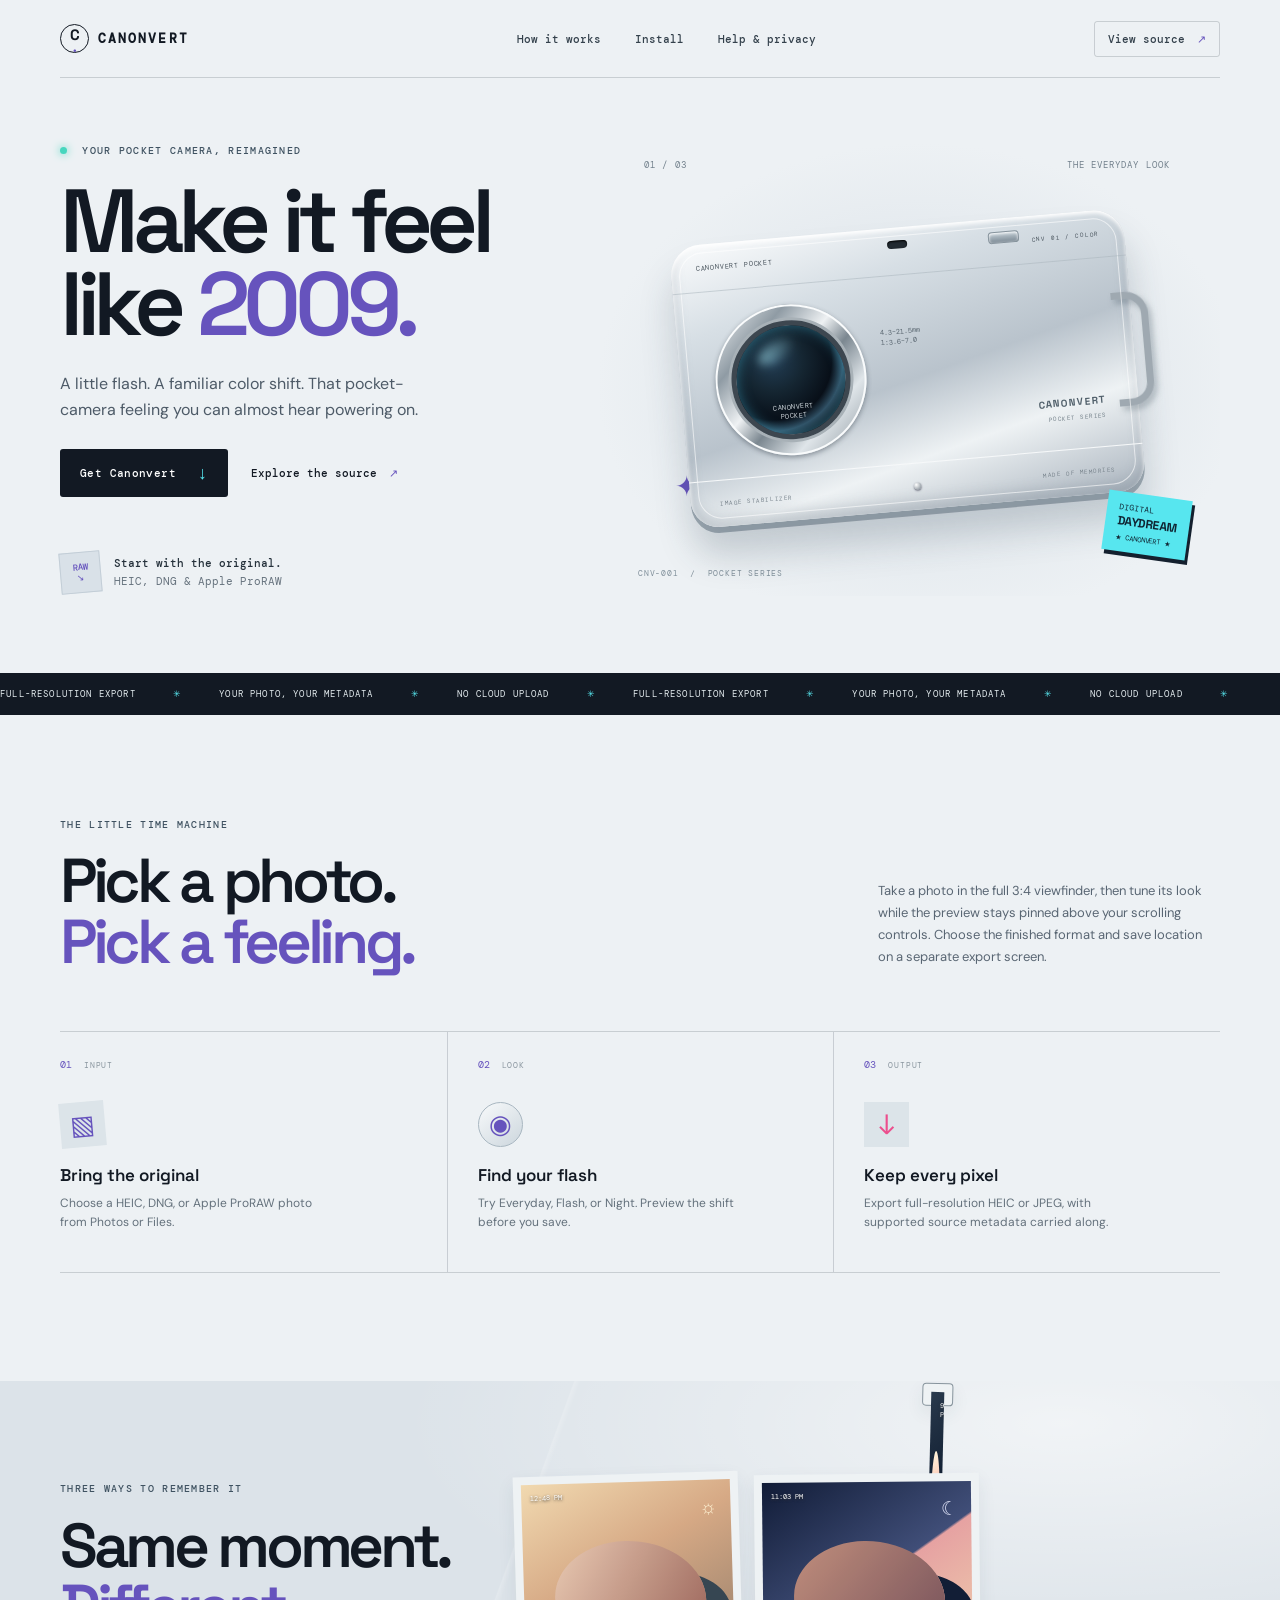
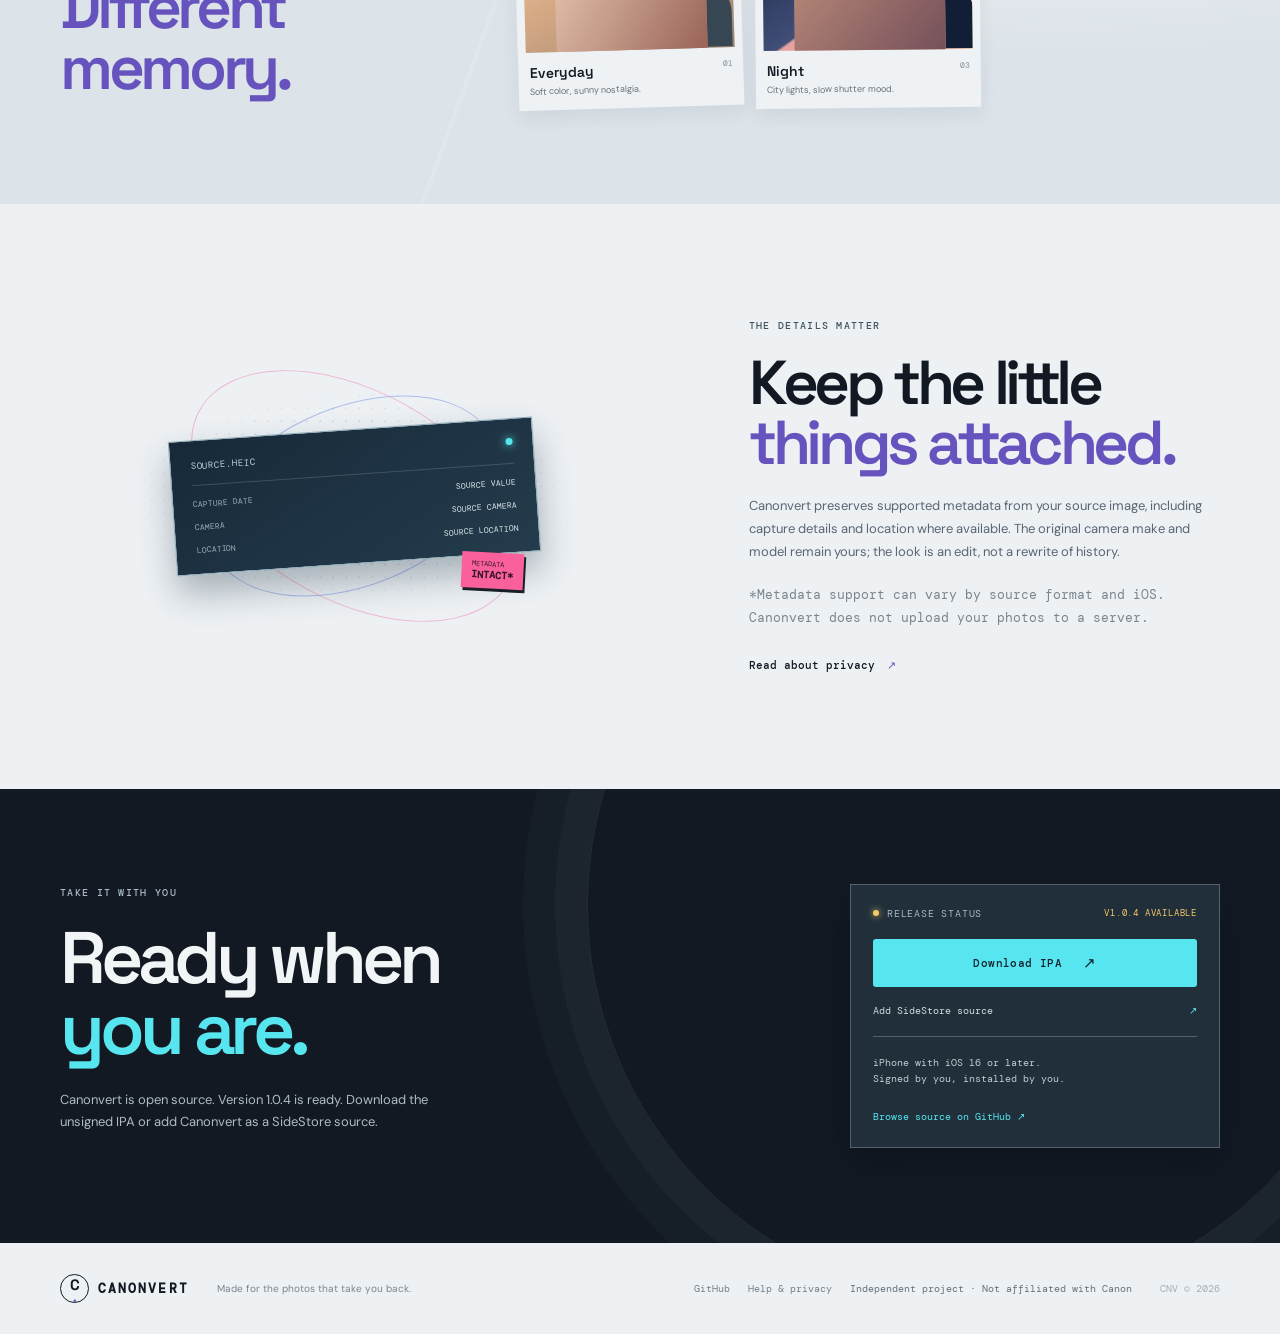
<file: docs/index.html>
<!doctype html>
<html lang="en">
<head>
  <meta charset="utf-8">
  <meta name="viewport" content="width=device-width, initial-scale=1">
  <meta name="theme-color" content="#dce4ed">
  <meta name="description" content="Canonvert gives your photos the color, flash, and pocket-camera character of a tiny early-2000s digital camera.">
  <meta property="og:type" content="website">
  <meta property="og:title" content="Canonvert - the pocket-camera feeling">
  <meta property="og:description" content="A native iPhone photo app for an ELPH 360 HS A-inspired look. Full resolution. Your photos stay yours.">
  <meta property="og:image" content="https://github.com/hesm4tt/Canonvert/raw/main/docs/assets/icon.png">
  <title>Canonvert - the pocket-camera feeling</title>
  <link rel="icon" href="assets/icon.png" type="image/png">
  <link rel="stylesheet" href="style.css">
</head>
<body>

  <a class="skip-link" href="#main-content">Skip to content</a>

  <header class="topbar wrap">
    <a class="brand" href="#top" aria-label="Canonvert home"><span class="brand-mark">C<span>•</span></span><span>CANONVERT</span></a>
    <nav aria-label="Main navigation"><a href="#how">How it works</a><a href="#install">Install</a><a href="help.html">Help & privacy</a></nav>
    <a class="top-cta" href="https://github.com/hesm4tt/Canonvert">View source <span aria-hidden="true">↗</span></a>
  </header>

  <main id="main-content">
    <section class="hero wrap" id="top">
      <div class="hero-copy">
        <p class="eyebrow"><span class="live-dot"></span> YOUR POCKET CAMERA, REIMAGINED</p>
        <h1>Make it feel<br>like <em>2009.</em></h1>
        <p class="lede">A little flash. A familiar color shift. That pocket-camera feeling you can almost hear powering on.</p>
        <div class="hero-actions"><a class="button button-dark" href="#install">Get Canonvert <span>↓</span></a><a class="text-link" href="https://github.com/hesm4tt/Canonvert">Explore the source <span>↗</span></a></div>
        <div class="format-note"><span class="format-icon">RAW<br>↘</span><span><strong>Start with the original.</strong><br>HEIC, DNG & Apple ProRAW</span></div>
      </div>
      <div class="camera-stage" role="img" aria-label="Illustration of a silver compact digital camera">
        <div class="stage-caption"><span>01 / 03</span><span>THE EVERYDAY LOOK</span></div>
        <div class="spark spark-a">✳</div><div class="spark spark-b">✦</div>
        <div class="camera">
          <div class="cam-top"><span class="cam-label">CANONVERT POCKET</span><span class="mic"></span><span class="flash"></span><span class="cam-label right">CNV 01 / COLOR</span></div>
          <div class="cam-face">
            <div class="lens-ring"><div class="lens"><div class="lens-glint"></div><span>CANONVERT<br>POCKET</span></div></div>
            <div class="lens-spec">4.3–21.5mm<br>1:3.6–7.0</div>
            <div class="cam-badge">CANONVERT<br><b>POCKET SERIES</b></div>
          </div>
          <div class="cam-bottom"><span>IMAGE STABILIZER</span><span class="cam-screw"></span><span>MADE OF MEMORIES</span></div>
          <div class="wrist-loop"></div>
        </div>
        <div class="stage-sticker">DIGITAL<br><b>DAYDREAM</b><span>★ CANONVERT ★</span></div>
        <div class="stage-index">CNV-001&nbsp; / &nbsp;POCKET SERIES</div>
      </div>
    </section>

    <section class="ticker" aria-label="Canonvert features"><p class="sr-only">Full-resolution export, supported source metadata, and on-device photo processing.</p><div class="ticker-track" aria-hidden="true">FULL-RESOLUTION EXPORT <i>✳</i> YOUR PHOTO, YOUR METADATA <i>✳</i> NO CLOUD UPLOAD <i>✳</i> FULL-RESOLUTION EXPORT <i>✳</i> YOUR PHOTO, YOUR METADATA <i>✳</i> NO CLOUD UPLOAD <i>✳</i></div></section>

    <section class="process wrap" id="how">
      <div class="section-heading"><div><p class="eyebrow">THE LITTLE TIME MACHINE</p><h2>Pick a photo.<br><em>Pick a feeling.</em></h2></div><p class="section-intro">Take a photo in the full 3:4 viewfinder, then tune its look while the preview stays pinned above your scrolling controls. Choose the finished format and save location on a separate export screen.</p></div>
      <div class="steps">
        <article class="step"><div class="step-num">01 <span>INPUT</span></div><div class="step-icon icon-file">▧</div><h3>Bring the original</h3><p>Choose a HEIC, DNG, or Apple ProRAW photo from Photos or Files.</p></article>
        <article class="step"><div class="step-num">02 <span>LOOK</span></div><div class="step-icon icon-dial">◉</div><h3>Find your flash</h3><p>Try Everyday, Flash, or Night. Preview the shift before you save.</p></article>
        <article class="step"><div class="step-num">03 <span>OUTPUT</span></div><div class="step-icon icon-save">↓</div><h3>Keep every pixel</h3><p>Export full-resolution HEIC or JPEG, with supported source metadata carried along.</p></article>
      </div>
    </section>

    <section class="looks-band">
      <div class="wrap looks-inner"><div><p class="eyebrow">THREE WAYS TO REMEMBER IT</p><h2>Same moment.<br><em>Different memory.</em></h2></div><div class="look-cards">
        <article class="look-card everyday"><div class="look-photo photo-one"><span class="photo-time">12:48 PM</span><span class="photo-sun">☼</span><span class="photo-shape"></span></div><div class="look-label"><span>01</span><h3>Everyday</h3><p>Soft color, sunny nostalgia.</p></div></article>
        <article class="look-card flash"><div class="look-photo photo-two"><span class="photo-time">9:16 PM</span><span class="flash-star">✳</span><span class="photo-shape"></span></div><div class="look-label"><span>02</span><h3>Flash</h3><p>Bright faces, late nights.</p></div></article>
        <article class="look-card night"><div class="look-photo photo-three"><span class="photo-time">11:03 PM</span><span class="night-moon">☾</span><span class="photo-shape"></span></div><div class="look-label"><span>03</span><h3>Night</h3><p>City lights, slow shutter mood.</p></div></article>
      </div></div>
    </section>

    <section class="preserve wrap"><div class="preserve-art"><div class="pixel-grid" aria-hidden="true"></div><div class="metadata-card"><div class="meta-head"><span>SOURCE.HEIC</span><span class="meta-dot"></span></div><div class="meta-line"><span>CAPTURE DATE</span><b>SOURCE VALUE</b></div><div class="meta-line"><span>CAMERA</span><b>SOURCE CAMERA</b></div><div class="meta-line"><span>LOCATION</span><b>SOURCE LOCATION</b></div><div class="meta-stamp">METADATA<br><strong>INTACT*</strong></div></div><span class="art-orbit orbit-1"></span><span class="art-orbit orbit-2"></span></div><div class="preserve-copy"><p class="eyebrow">THE DETAILS MATTER</p><h2>Keep the little<br><em>things attached.</em></h2><p>Canonvert preserves supported metadata from your source image, including capture details and location where available. The original camera make and model remain yours; the look is an edit, not a rewrite of history.</p><p class="fine">*Metadata support can vary by source format and iOS. Canonvert does not upload your photos to a server.</p><a class="text-link" href="help.html#privacy">Read about privacy <span>↗</span></a></div></section>

    <section class="install-section" id="install"><div class="wrap install-wrap"><div><p class="eyebrow">TAKE IT WITH YOU</p><h2>Ready when<br><em>you are.</em></h2><p class="install-intro">Canonvert is open source. Version 1.0.4 is ready. Download the unsigned IPA or add Canonvert as a SideStore source.</p></div><div class="install-card"><div class="release-state"><span class="state-dot"></span><span>RELEASE STATUS</span><b>V1.0.4 AVAILABLE</b></div><a class="button button-cyan" href="https://github.com/hesm4tt/Canonvert/releases/latest/download/Canonvert.ipa">Download IPA <span>↗</span></a><a class="store-link" href="https://github.com/hesm4tt/Canonvert/releases/latest/download/canonvert.json">Add SideStore source <span>↗</span></a><div class="install-divider"></div><p class="install-foot">iPhone with iOS 16 or later.<br>Signed by you, installed by you.</p><a class="source-inline" href="https://github.com/hesm4tt/Canonvert">Browse source on GitHub ↗</a></div></div></section>
  </main>
  <footer class="footer wrap"><a class="brand" href="#top"><span class="brand-mark">C<span>•</span></span><span>CANONVERT</span></a><p>Made for the photos that take you back.</p><div class="footer-links"><a href="https://github.com/hesm4tt/Canonvert">GitHub</a><a href="help.html">Help & privacy</a><span>Independent project · Not affiliated with Canon</span></div><span class="footer-code">CNV © 2026</span></footer>
</body>
</html>
</file>
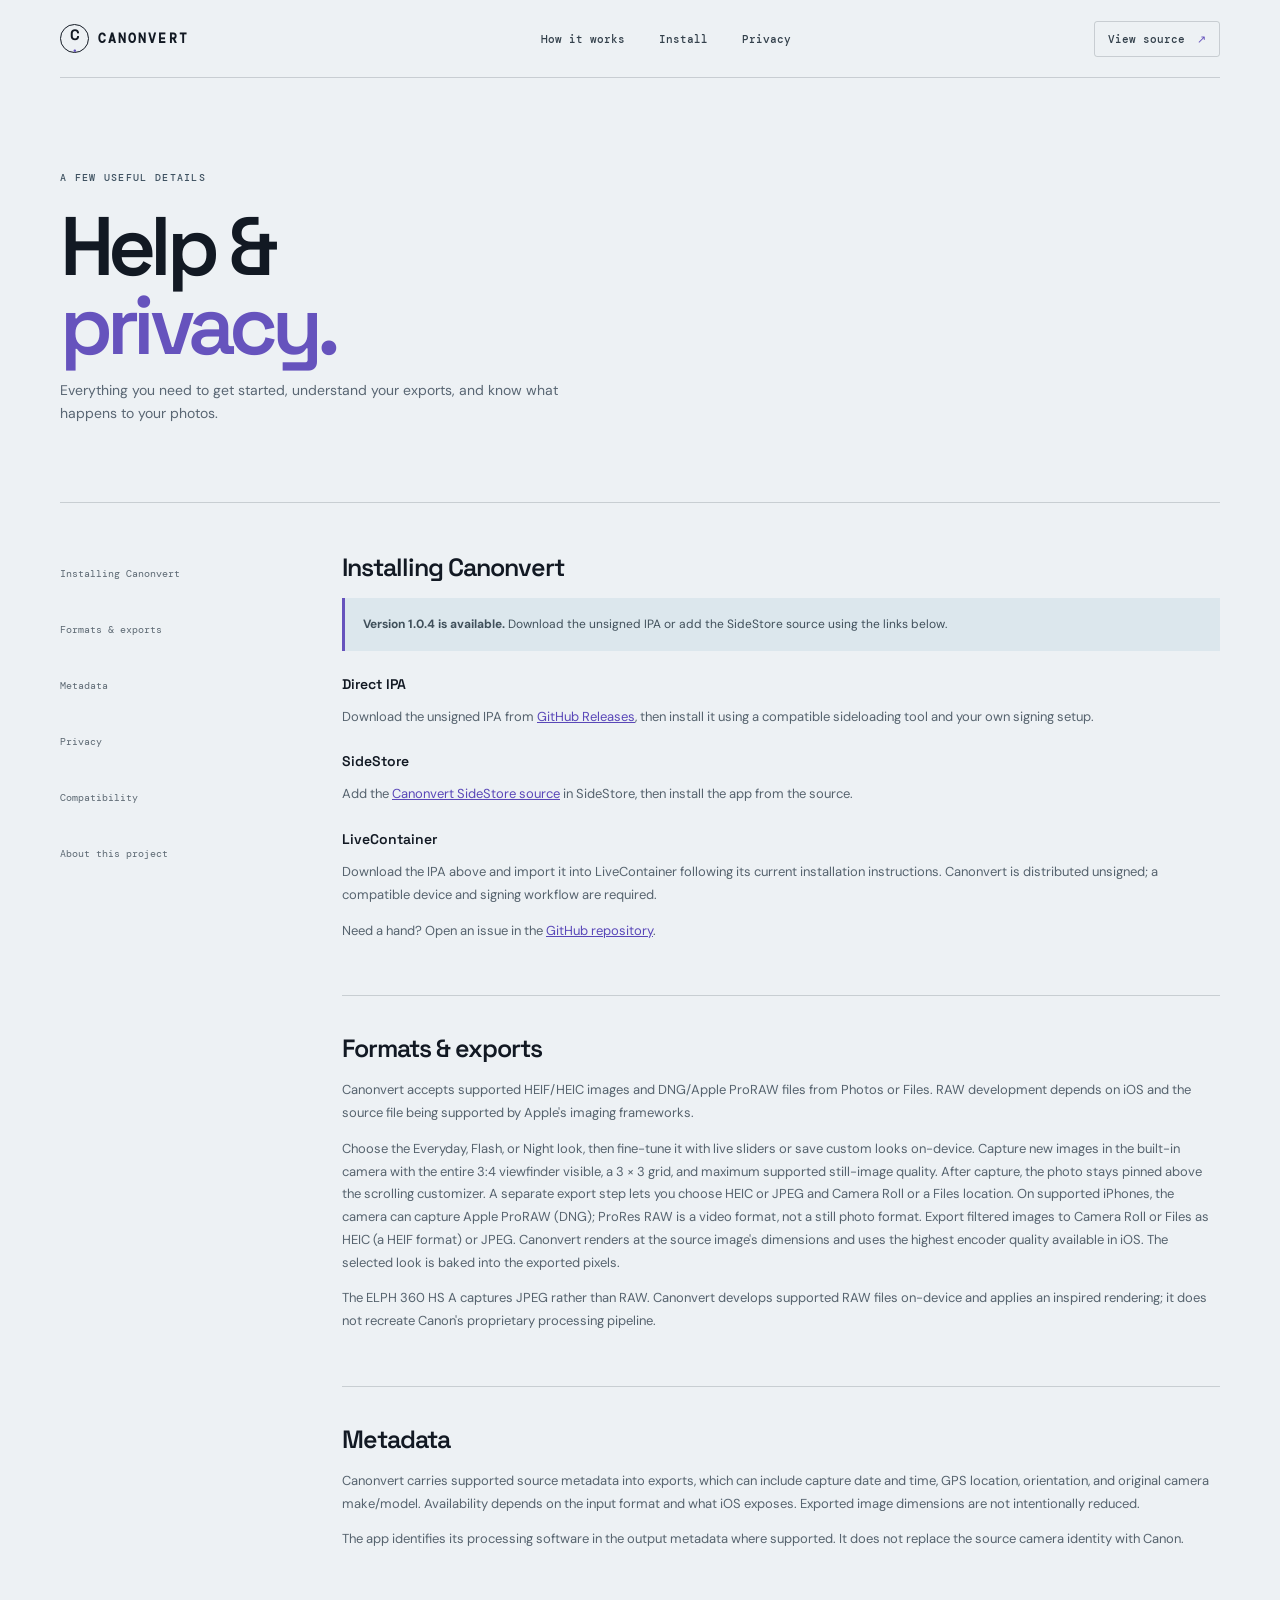
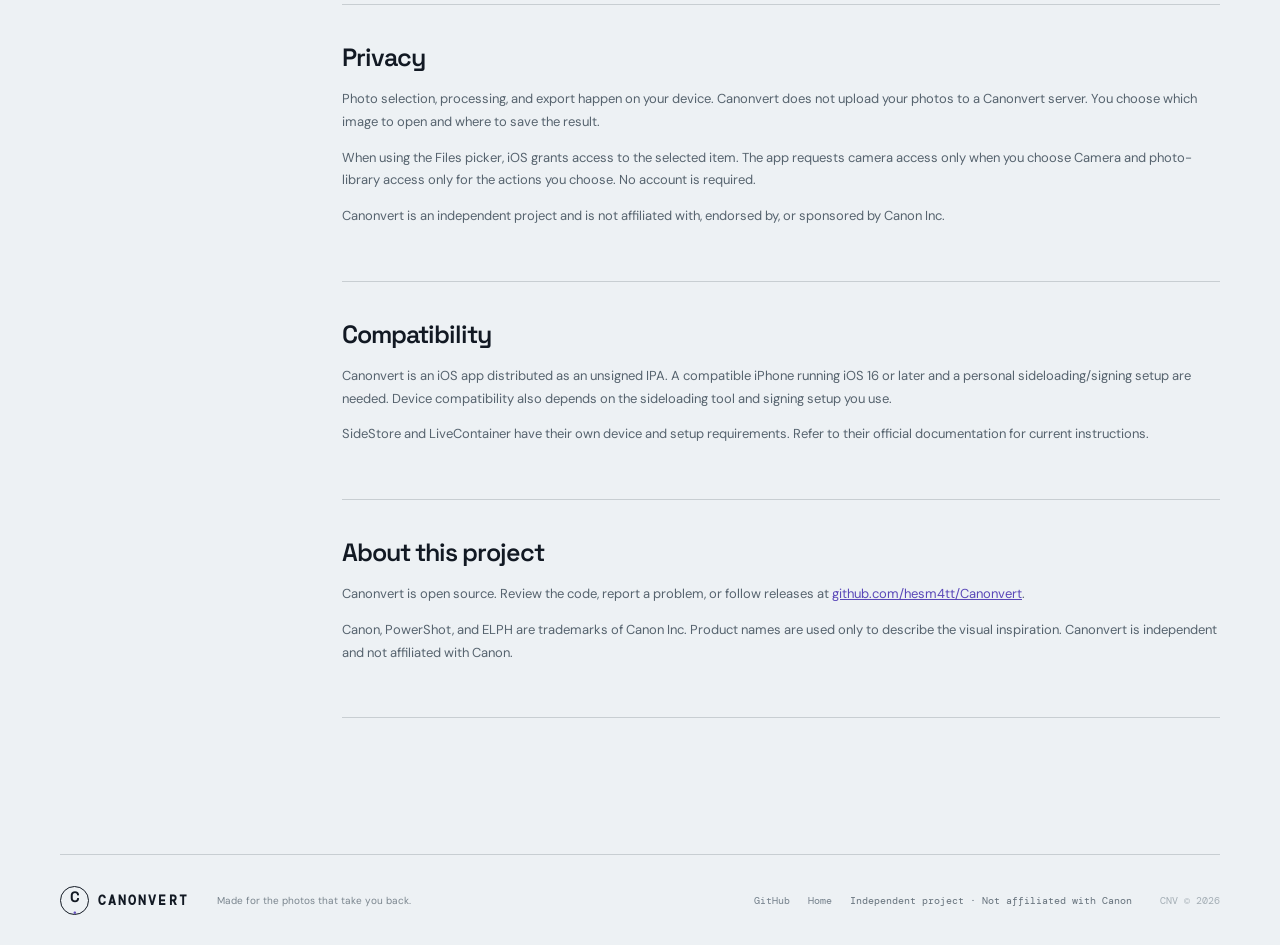
<file: docs/help.html>
<!doctype html>
<html lang="en">
<head>
  <meta charset="utf-8"><meta name="viewport" content="width=device-width, initial-scale=1"><meta name="theme-color" content="#dce4ed">
  <meta name="description" content="Canonvert install guidance, format support, metadata notes, and privacy details.">
  <meta property="og:title" content="Canonvert - help & privacy"><meta property="og:description" content="Install guidance and how Canonvert handles your photos."><meta property="og:image" content="https://github.com/hesm4tt/Canonvert/raw/main/docs/assets/icon.png">
  <title>Help & privacy - Canonvert</title><link rel="icon" href="assets/icon.png" type="image/png"><link rel="stylesheet" href="style.css">
</head>
<body>
  <a class="skip-link" href="#main-content">Skip to content</a>
  <header class="topbar wrap"><a class="brand" href="index.html" aria-label="Canonvert home"><span class="brand-mark">C<span>•</span></span><span>CANONVERT</span></a><nav aria-label="Main navigation"><a href="index.html#how">How it works</a><a href="index.html#install">Install</a><a href="#privacy">Privacy</a></nav><a class="top-cta" href="https://github.com/hesm4tt/Canonvert">View source <span aria-hidden="true">↗</span></a></header>
  <main class="wrap" id="main-content"><section class="help-hero"><p class="eyebrow">A FEW USEFUL DETAILS</p><h1>Help &<br><em>privacy.</em></h1><p>Everything you need to get started, understand your exports, and know what happens to your photos.</p></section>
    <div class="help-layout"><nav class="help-nav" aria-label="On this page"><a href="#install">Installing Canonvert</a><a href="#formats">Formats & exports</a><a href="#metadata">Metadata</a><a href="#privacy">Privacy</a><a href="#compatibility">Compatibility</a><a href="#about">About this project</a></nav>
      <div class="help-content">
        <section id="install"><h2>Installing Canonvert</h2><div class="callout"><strong>Version 1.0.4 is available.</strong> Download the unsigned IPA or add the SideStore source using the links below.</div><h3>Direct IPA</h3><p>Download the unsigned IPA from <a href="https://github.com/hesm4tt/Canonvert/releases/latest/download/Canonvert.ipa">GitHub Releases</a>, then install it using a compatible sideloading tool and your own signing setup.</p><h3>SideStore</h3><p>Add the <a href="https://github.com/hesm4tt/Canonvert/releases/latest/download/canonvert.json">Canonvert SideStore source</a> in SideStore, then install the app from the source.</p><h3>LiveContainer</h3><p>Download the IPA above and import it into LiveContainer following its current installation instructions. Canonvert is distributed unsigned; a compatible device and signing workflow are required.</p><p>Need a hand? Open an issue in the <a href="https://github.com/hesm4tt/Canonvert/issues">GitHub repository</a>.</p></section>
        <section id="formats"><h2>Formats & exports</h2><p>Canonvert accepts supported HEIF/HEIC images and DNG/Apple ProRAW files from Photos or Files. RAW development depends on iOS and the source file being supported by Apple's imaging frameworks.</p><p>Choose the Everyday, Flash, or Night look, then fine-tune it with live sliders or save custom looks on-device. Capture new images in the built-in camera with the entire 3:4 viewfinder visible, a 3 × 3 grid, and maximum supported still-image quality. After capture, the photo stays pinned above the scrolling customizer. A separate export step lets you choose HEIC or JPEG and Camera Roll or a Files location. On supported iPhones, the camera can capture Apple ProRAW (DNG); ProRes RAW is a video format, not a still photo format. Export filtered images to Camera Roll or Files as HEIC (a HEIF format) or JPEG. Canonvert renders at the source image's dimensions and uses the highest encoder quality available in iOS. The selected look is baked into the exported pixels.</p><p>The ELPH 360 HS A captures JPEG rather than RAW. Canonvert develops supported RAW files on-device and applies an inspired rendering; it does not recreate Canon's proprietary processing pipeline.</p></section>
        <section id="metadata"><h2>Metadata</h2><p>Canonvert carries supported source metadata into exports, which can include capture date and time, GPS location, orientation, and original camera make/model. Availability depends on the input format and what iOS exposes. Exported image dimensions are not intentionally reduced.</p><p>The app identifies its processing software in the output metadata where supported. It does not replace the source camera identity with Canon.</p></section>
        <section id="privacy"><h2>Privacy</h2><p>Photo selection, processing, and export happen on your device. Canonvert does not upload your photos to a Canonvert server. You choose which image to open and where to save the result.</p><p>When using the Files picker, iOS grants access to the selected item. The app requests camera access only when you choose Camera and photo-library access only for the actions you choose. No account is required.</p><p>Canonvert is an independent project and is not affiliated with, endorsed by, or sponsored by Canon Inc.</p></section>
        <section id="compatibility"><h2>Compatibility</h2><p>Canonvert is an iOS app distributed as an unsigned IPA. A compatible iPhone running iOS 16 or later and a personal sideloading/signing setup are needed. Device compatibility also depends on the sideloading tool and signing setup you use.</p><p>SideStore and LiveContainer have their own device and setup requirements. Refer to their official documentation for current instructions.</p></section>
        <section id="about"><h2>About this project</h2><p>Canonvert is open source. Review the code, report a problem, or follow releases at <a href="https://github.com/hesm4tt/Canonvert">github.com/hesm4tt/Canonvert</a>.</p><p>Canon, PowerShot, and ELPH are trademarks of Canon Inc. Product names are used only to describe the visual inspiration. Canonvert is independent and not affiliated with Canon.</p></section>
      </div>
    </div>
  </main><footer class="footer help-footer wrap"><a class="brand" href="index.html"><span class="brand-mark">C<span>•</span></span><span>CANONVERT</span></a><p>Made for the photos that take you back.</p><div class="footer-links"><a href="https://github.com/hesm4tt/Canonvert">GitHub</a><a href="index.html">Home</a><span>Independent project · Not affiliated with Canon</span></div><span class="footer-code">CNV © 2026</span></footer>
</body></html>
</file>
<file: docs/style.css>
@import url('https://fonts.googleapis.com/css2?family=DM+Mono:wght@400;500&family=DM+Sans:wght@400;500;600;700;800&family=Space+Grotesk:wght@400;500;600;700&display=swap');
:root{--ink:#121923;--muted:#596673;--paper:#edf1f4;--silver:#d9e0e6;--cyan:#57e6ef;--blue:#6653bd;--pink:#fa619c;--line:rgba(20,32,45,.17);--mono:'DM Mono',monospace;--display:'Space Grotesk',sans-serif;--body:'DM Sans',sans-serif}*{box-sizing:border-box}html{scroll-behavior:smooth}body{margin:0;background:var(--paper);color:var(--ink);font-family:var(--body);overflow-x:hidden}.wrap{width:min(1160px,calc(100% - 56px));margin:0 auto}.topbar{height:78px;display:flex;align-items:center;justify-content:space-between;border-bottom:1px solid var(--line);position:relative;z-index:2}.brand{display:flex;align-items:center;gap:9px;text-decoration:none;color:var(--ink);font:700 13px var(--mono);letter-spacing:.16em}.brand-mark{height:29px;width:29px;display:grid;place-items:center;border:1.5px solid var(--ink);border-radius:50%;font:700 15px var(--display);letter-spacing:-.1em}.brand-mark span{color:var(--blue);font-size:9px}.topbar nav{display:flex;gap:34px;margin-left:50px}.topbar nav a,.top-cta{font:500 11px var(--mono);color:#34414c;text-decoration:none}.topbar nav a:hover,.text-link:hover,.footer a:hover{color:var(--blue)}.top-cta{border:1px solid var(--line);border-radius:3px;padding:10px 13px}.top-cta span,.text-link span{color:var(--blue);margin-left:5px}.hero{display:grid;grid-template-columns:.9fr 1.1fr;min-height:595px;align-items:center;padding:44px 0 58px;gap:22px}.eyebrow{font:500 10px var(--mono);letter-spacing:.13em;color:#3f5261;margin:0 0 23px}.live-dot,.state-dot{display:inline-block;width:7px;height:7px;border-radius:50%;background:#46d6be;margin-right:8px;box-shadow:0 0 8px #46d6be}.hero h1,.section-heading h2,.looks-inner h2,.preserve h2,.install-wrap h2{font:600 clamp(56px,7vw,92px)/.92 var(--display);letter-spacing:-.07em;margin:0}.hero h1 em,.section-heading h2 em,.looks-inner h2 em,.preserve h2 em,.install-wrap h2 em{font-style:normal;color:var(--blue)}.lede{font-size:16px;line-height:1.65;max-width:385px;color:#4d5a67;margin:26px 0 25px}.hero-actions{display:flex;align-items:center;gap:23px}.button{min-height:48px;padding:0 20px;display:inline-flex;align-items:center;justify-content:center;gap:21px;border-radius:3px;text-decoration:none;font:500 11px var(--mono);letter-spacing:.035em;transition:transform .2s,box-shadow .2s}.button:hover{transform:translateY(-2px);box-shadow:0 8px 20px #17346322}.button-dark{background:var(--ink);color:#fff}.button-dark span{color:var(--cyan);font-size:18px}.text-link{font:500 11px var(--mono);color:var(--ink);text-decoration:none}.format-note{display:flex;align-items:center;gap:13px;margin-top:55px;font:11px/1.65 var(--mono);color:#67737e}.format-note strong{color:#25313b;font-weight:500}.format-icon{width:41px;height:41px;display:grid;place-content:center;text-align:center;background:#d9e1e8;border:1px solid #c3ced7;color:var(--blue);font:500 9px/1.15 var(--mono);transform:rotate(-5deg)}.camera-stage{min-height:455px;position:relative;display:flex;align-items:center;justify-content:center;background:radial-gradient(ellipse at 52% 54%,#fff 0,#e2e8ed 34%,transparent 70%)}.stage-caption{position:absolute;left:8%;right:8%;top:4%;display:flex;justify-content:space-between;color:#72808c;font:9px var(--mono);letter-spacing:.12em}.camera{position:relative;width:min(455px,86%);height:283px;border-radius:31px 31px 28px 28px;background:linear-gradient(165deg,#fbfcfd 0%,#d7dfe5 24%,#b9c3cc 53%,#eef2f4 73%,#aab4be 100%);box-shadow:inset 0 3px 4px #fff, inset 0 -8px 14px #74818d55,0 29px 35px #32435435,0 6px 0 #a2adb6;transform:rotate(-5deg);z-index:1}.camera:before{content:'';position:absolute;inset:8px;border-radius:24px;border:1px solid #ffffff99;pointer-events:none}.cam-top{height:47px;display:flex;align-items:center;padding:0 25px;gap:13px;color:#49545d;font:7px var(--mono);letter-spacing:.12em}.cam-label.right{margin-left:auto;font-size:6px}.mic{width:20px;height:8px;border-radius:8px;background:#222a31;box-shadow:inset 0 1px 2px #000;position:absolute;top:13px;left:48%}.flash{position:absolute;right:23%;top:13px;width:31px;height:12px;border-radius:4px;background:linear-gradient(#c5d0d7,#7b8994);border:1px solid #87949d;box-shadow:inset 0 1px 3px #fff}.cam-face{height:190px;position:relative;border-top:1px solid #aab4bc88;border-bottom:1px solid #f7f9fa;display:flex;align-items:center}.lens-ring{width:151px;height:151px;border-radius:50%;margin-left:35px;display:grid;place-items:center;background:linear-gradient(135deg,#f6f8f9,#8f9ba4 25%,#eef1f3 44%,#7b8790 57%,#dfe5e9 75%,#89949c);box-shadow:0 2px 5px #36404a77,inset 0 0 0 2px #f9fbfc}.lens{width:119px;height:119px;border-radius:50%;background:radial-gradient(circle at 35% 32%,#223d54 0%,#152632 29%,#080f18 57%,#304e62 68%,#111a23 76%,#070b11 100%);border:5px solid #3d4750;box-shadow:0 0 0 3px #a8b1b7,inset 0 0 14px #4dc8ec77;position:relative;display:flex;align-items:flex-end;justify-content:center;color:#cbd3d8;text-align:center;padding-bottom:13px;font:7px/1.3 var(--mono);letter-spacing:.08em}.lens-glint{position:absolute;top:16px;left:22px;width:40px;height:18px;background:linear-gradient(120deg,#a8e8f2aa,transparent);filter:blur(5px);transform:rotate(-28deg);border-radius:50%}.lens-spec{position:absolute;left:203px;top:51px;color:#596670;font:7px/1.45 var(--mono)}.cam-badge{position:absolute;right:33px;bottom:25px;text-align:right;color:#51606b;font:700 10px/1.4 var(--display);letter-spacing:.11em}.cam-badge b{font:6px var(--mono);letter-spacing:.08em;color:#74818a}.cam-bottom{height:45px;display:flex;justify-content:space-between;align-items:center;padding:0 29px;color:#7a858e;font:6px var(--mono);letter-spacing:.09em}.cam-screw{width:7px;height:7px;border-radius:50%;background:radial-gradient(circle at 30% 30%,#fff,#78838c);box-shadow:0 1px 2px #556}.wrist-loop{position:absolute;right:-17px;top:84px;width:36px;height:114px;border:7px solid #9fa9b1;border-left:0;border-radius:0 23px 23px 0;z-index:-1;filter:drop-shadow(3px 4px 3px #40505c55)}.spark{position:absolute;color:var(--pink);font-size:28px}.spark-a{right:15%;top:21%}.spark-b{left:13%;bottom:20%;color:var(--blue)}.stage-sticker{position:absolute;right:5%;bottom:9%;z-index:2;padding:10px 12px;background:var(--cyan);color:#102533;font:8px/1.35 var(--mono);transform:rotate(8deg);box-shadow:3px 4px 0 #14202e}.stage-sticker b{font:700 12px var(--display);letter-spacing:-.04em}.stage-sticker span{display:block;font-size:7px;margin-top:4px}.stage-index{position:absolute;left:7%;bottom:4%;font:8px var(--mono);letter-spacing:.1em;color:#81909b}.ticker{overflow:hidden;background:var(--ink);color:#e5edf0;padding:15px 0}.ticker-track{width:max-content;white-space:nowrap;letter-spacing:.13em;font:9px var(--mono);animation:slide 33s linear infinite}.ticker i{font-style:normal;color:var(--cyan);padding:0 31px}@keyframes slide{to{transform:translateX(-50%)}}.process{padding:103px 0 108px}.section-heading{display:flex;justify-content:space-between;align-items:flex-end;margin-bottom:58px}.section-heading .eyebrow{margin-bottom:20px}.section-heading h2,.looks-inner h2,.preserve h2,.install-wrap h2{font-size:clamp(42px,5vw,62px);line-height:.98}.section-intro{max-width:330px;line-height:1.7;font-size:13px;color:#596673;margin:0 1% 4px 25px}.steps{display:grid;grid-template-columns:repeat(3,1fr);border-top:1px solid var(--line);border-bottom:1px solid var(--line)}.step{position:relative;padding:26px 30px 29px 0;min-height:240px}.step+.step{border-left:1px solid var(--line);padding-left:30px}.step-num{font:10px var(--mono);color:var(--blue)}.step-num span{color:#8a969f;margin-left:6px;font-size:8px;letter-spacing:.1em}.step-icon{height:45px;width:45px;display:grid;place-items:center;margin:31px 0 17px;background:#dce4e9;color:var(--blue);font-size:26px}.icon-file{transform:rotate(-5deg)}.icon-dial{border-radius:50%;border:1px solid #a9b7c1;background:linear-gradient(140deg,#f8fafb,#ccd6dd)}.icon-save{font:28px var(--display);color:#ec4e8d}.step h3{font:600 17px var(--display);margin:0 0 8px}.step p{max-width:280px;color:#64717c;font-size:12px;line-height:1.6;margin:0}.looks-band{background:#dce3e9;position:relative;overflow:hidden}.looks-band:before{content:'';position:absolute;inset:0;background:linear-gradient(110deg,transparent 40%,#ffffff30 40.1%,transparent 40.5%),radial-gradient(ellipse at 83% 10%,#fff9,transparent 44%)}.looks-inner{position:relative;padding:93px 0 96px;display:grid;grid-template-columns:.72fr 1.28fr;gap:60px;align-items:center}.looks-inner .eyebrow{margin-bottom:21px}.look-cards{display:grid;grid-template-columns:repeat(3,1fr);gap:14px}.look-card{background:#eef2f4;padding:8px 8px 13px;box-shadow:0 7px 18px #283b4b14;transform:rotate(-1.7deg)}.look-card:nth-child(2){transform:rotate(1.4deg) translateY(-11px)}.look-card:nth-child(3){transform:rotate(-.6deg)}.look-photo{height:168px;position:relative;overflow:hidden;background-color:#cbb293}.photo-one{background:linear-gradient(150deg,#f1d9b0 0%,#d6a985 47%,#9b826d 100%)}.photo-two{background:radial-gradient(ellipse at 48% 50%,#f3d4b6 0 9%,transparent 10%),linear-gradient(140deg,#29394c,#122033 55%,#41516a)}.photo-three{background:linear-gradient(145deg,#111c37,#404e78 56%,#e6a2a2 57%,#eeccac)}.photo-shape{position:absolute;bottom:-7px;left:15%;width:72%;height:69%;border-radius:47% 53% 0 0;background:linear-gradient(120deg,#f2c8a9,#a75e50);filter:saturate(.75);box-shadow:45px 12px 0 -20px #324757}.photo-two .photo-shape{background:linear-gradient(130deg,#eed4bd,#a75a62);box-shadow:50px 14px 0 -20px #29394d;filter:brightness(1.17)}.photo-three .photo-shape{background:linear-gradient(130deg,#d69e8a,#805863);box-shadow:49px 12px 0 -20px #14213c;filter:brightness(.9)}.photo-time{position:absolute;top:9px;left:9px;color:#fff;text-shadow:0 1px 3px #333;font:7px var(--mono);z-index:1}.photo-sun,.night-moon{position:absolute;top:15px;right:14px;color:#fff4d6;font-size:19px}.flash-star{position:absolute;top:18px;right:20px;color:#fff4d6;font-size:31px;text-shadow:0 0 12px #fff}.night-moon{color:#e2e5fa}.look-label{position:relative;padding:11px 3px 0}.look-label>span{float:right;font:8px var(--mono);color:#818d97}.look-label h3{font:600 14px var(--display);margin:0 0 4px}.look-label p{font-size:9px;color:#67727b;margin:0}.preserve{display:grid;grid-template-columns:1fr .8fr;gap:100px;align-items:center;padding:115px 0}.preserve-art{height:300px;position:relative;display:grid;place-items:center}.pixel-grid{position:absolute;inset:10% 10%;background-image:radial-gradient(#a8b8c6 1px,transparent 1px);background-size:13px 13px;opacity:.5;mask-image:radial-gradient(ellipse,black 35%,transparent 72%)}.metadata-card{position:relative;width:min(365px,90%);padding:19px 20px;background:linear-gradient(150deg,#172939,#243c4d);color:#e7f3f5;border:1px solid #8cabb7;box-shadow:0 18px 35px #182e4055;transform:rotate(-4deg);z-index:1}.meta-head{display:flex;justify-content:space-between;padding-bottom:13px;border-bottom:1px solid #ffffff27;color:#c2d5da;font:9px var(--mono);letter-spacing:.1em}.meta-dot{width:7px;height:7px;background:var(--cyan);border-radius:50%;box-shadow:0 0 8px var(--cyan)}.meta-line{display:flex;justify-content:space-between;gap:10px;padding-top:13px;color:#9fb1b9;font:8px var(--mono)}.meta-line b{font-weight:400;color:#e2ebed;text-align:right}.meta-stamp{position:absolute;right:18px;bottom:-35px;padding:7px 10px;background:var(--pink);color:#3a1728;font:7px/1.3 var(--mono);transform:rotate(7deg);box-shadow:2px 3px #161f28}.meta-stamp strong{font-size:10px}.art-orbit{position:absolute;border:1px solid #2e59d455;border-radius:50%;width:300px;height:180px;transform:rotate(-22deg)}.orbit-2{width:355px;height:210px;transform:rotate(29deg);border-color:#f0619a66}.preserve-copy .eyebrow{margin-bottom:21px}.preserve-copy>p:not(.eyebrow){color:#596673;font-size:13px;line-height:1.75;margin:21px 0}.preserve-copy .fine{font:10px/1.65 var(--mono);color:#7a858e!important;margin-top:14px!important}.preserve-copy .text-link{display:inline-block;margin-top:7px}.install-section{background:var(--ink);color:#f1f5f6;position:relative;overflow:hidden}.install-section:before{content:'';position:absolute;right:-8%;top:-62%;width:62vw;height:62vw;border:1px solid #7384912d;border-radius:50%;box-shadow:0 0 0 32px #73849112,0 0 0 64px #7384910b}.install-wrap{position:relative;display:grid;grid-template-columns:1fr 370px;gap:70px;align-items:center;padding:95px 0}.install-wrap .eyebrow{color:#a9bbc3}.install-wrap h2{font-size:clamp(48px,6vw,73px)}.install-wrap h2 em{color:var(--cyan)}.install-intro{max-width:385px;color:#aebcc2;line-height:1.7;font-size:13px;margin-top:24px}.install-card{background:#202f3a;border:1px solid #53636c;padding:22px;box-shadow:0 15px 35px #0003}.release-state{display:flex;align-items:center;color:#a9bac2;font:8px var(--mono);letter-spacing:.08em;margin-bottom:19px}.release-state b{margin-left:auto;color:#f5c969;font-weight:400;font-size:7px}.release-state .state-dot{background:#f5c969;box-shadow:0 0 7px #f5c969;width:6px;height:6px}.button-cyan{width:100%;background:var(--cyan);color:#11212d;font-weight:500}.button-cyan span{font-size:15px}.disabled-link{opacity:.68}.store-link{display:flex;justify-content:space-between;padding:17px 0;color:#d1dfe2;font:10px var(--mono);text-decoration:none}.store-link span{color:var(--cyan)}.install-divider{height:1px;background:#53636c;margin:2px 0 18px}.install-foot{font:9px/1.6 var(--mono);color:#9cabb2;margin:0 0 17px}.source-inline{font:10px var(--mono);color:var(--cyan);text-decoration:none}.footer{min-height:91px;display:flex;align-items:center;gap:28px}.footer>p{font-size:10px;color:#7a858e;margin-right:auto}.footer-links{display:flex;gap:18px;align-items:center}.footer-links a,.footer-links span,.footer-code{font:8px var(--mono);text-decoration:none;color:#74808b}.footer-links span{color:#9aa4ab}.footer-code{color:#a5afb6}.help-hero{padding:93px 0 62px;border-bottom:1px solid var(--line)}.help-hero h1{font:600 clamp(54px,8vw,83px)/.95 var(--display);letter-spacing:-.07em;margin:0}.help-hero h1 em{font-style:normal;color:var(--blue)}.help-hero p:last-child{max-width:550px;color:#596673;font-size:14px;line-height:1.7}.help-layout{display:grid;grid-template-columns:210px 1fr;gap:72px;padding:48px 0 100px}.help-nav{position:sticky;top:20px;align-self:start;display:grid;gap:12px}.help-nav a{font:10px var(--mono);color:#5d6973;text-decoration:none}.help-nav a:hover{color:var(--blue)}.help-content section{padding:0 0 40px;margin-bottom:36px;border-bottom:1px solid var(--line);scroll-margin-top:25px}.help-content h2{font:600 25px var(--display);margin:0 0 15px;letter-spacing:-.04em}.help-content h3{font:600 14px var(--display);margin:24px 0 7px}.help-content p,.help-content li{font-size:13px;line-height:1.75;color:#56636e}.help-content ul{padding-left:19px}.help-content a{color:#5947b8}.callout{padding:16px 18px;background:#dce7ed;border-left:3px solid var(--blue);font-size:12px;line-height:1.7;color:#40505b}.help-content code{font:11px var(--mono);background:#dce2e7;padding:2px 5px}.help-footer{border-top:1px solid var(--line)}
@media(max-width:850px){.wrap{width:min(100% - 40px,650px)}.topbar nav{gap:17px;margin:0}.topbar nav a{font-size:9px}.top-cta{font-size:9px;padding:9px}.hero{grid-template-columns:1fr;padding:68px 0 37px}.hero-copy{z-index:2}.camera-stage{min-height:400px;margin-top:-10px}.camera{width:min(455px,88%)}.format-note{margin-top:35px}.looks-inner{grid-template-columns:1fr;gap:35px;padding:72px 0}.look-photo{height:190px}.preserve{gap:25px;grid-template-columns:1fr 1fr;padding:83px 0}.install-wrap{grid-template-columns:1fr 330px;gap:30px}.footer{flex-wrap:wrap;padding:22px 0}.footer-links{order:4;width:100%;justify-content:space-between}.footer>p{margin-right:0}.help-layout{gap:35px;grid-template-columns:160px 1fr}}@media(max-width:600px){.wrap{width:calc(100% - 36px)}.topbar{height:68px}.topbar nav{display:none}.top-cta{margin-left:auto}.hero{padding-top:58px;min-height:0}.hero h1{font-size:69px}.lede{font-size:14px}.camera-stage{min-height:330px;margin:0 -12px}.camera{width:94%;height:230px;border-radius:24px}.cam-top{height:37px;padding:0 17px}.cam-face{height:154px}.lens-ring{width:119px;height:119px;margin-left:21px}.lens{width:95px;height:95px}.lens-spec{left:153px;top:41px;font-size:6px}.cam-badge{right:19px;bottom:19px;font-size:8px}.cam-bottom{height:37px;padding:0 20px;font-size:5px}.flash{right:20%}.stage-sticker{right:3%;bottom:6%;font-size:7px}.stage-index{left:7%;bottom:1%}.process{padding:72px 0}.section-heading{display:block;margin-bottom:35px}.section-heading h2,.looks-inner h2,.preserve h2{font-size:48px}.section-intro{margin:24px 0 0;font-size:12px}.steps{grid-template-columns:1fr}.step,.step+.step{min-height:0;padding:20px 0;border-left:0;border-bottom:1px solid var(--line)}.step:last-child{border-bottom:0}.step-icon{margin:18px 0 13px}.step p{max-width:360px}.looks-inner{padding:65px 0}.look-cards{gap:8px}.look-card{padding:5px 5px 10px}.look-photo{height:135px}.look-label h3{font-size:11px}.look-label p{font-size:8px}.look-label>span{font-size:7px}.preserve{grid-template-columns:1fr;gap:22px;padding:75px 0}.preserve-art{height:260px;order:2}.preserve-copy{order:1}.preserve-copy>p:not(.eyebrow){font-size:12px}.install-wrap{grid-template-columns:1fr;gap:29px;padding:72px 0}.install-wrap h2{font-size:58px}.install-card{width:100%}.footer{gap:12px}.footer>p{width:100%;order:2;margin:0}.footer-links{order:3;display:grid;grid-template-columns:repeat(2,auto);justify-content:start;gap:12px 22px}.footer-links span{grid-column:1 / -1}.footer-code{margin-left:auto}.help-hero{padding:64px 0 38px}.help-hero h1{font-size:58px}.help-layout{display:block;padding:27px 0 65px}.help-nav{position:static;display:flex;overflow:auto;gap:18px;padding-bottom:24px;margin-bottom:25px;border-bottom:1px solid var(--line);white-space:nowrap}.help-nav a{font-size:9px}.help-content h2{font-size:22px}}@media(prefers-reduced-motion:reduce){html{scroll-behavior:auto}.ticker-track{animation:none}.button{transition:none}}

/* Audit refinements */
.sr-only{position:absolute;width:1px;height:1px;padding:0;margin:-1px;overflow:hidden;clip:rect(0,0,0,0);white-space:nowrap;border:0}
.disabled-link{opacity:.72;cursor:default;pointer-events:none}
@media(max-width:600px){.topbar nav{display:flex;gap:10px;margin:0 auto 0 12px}.topbar nav a{font-size:8px;letter-spacing:-.04em}.top-cta{padding:8px;font-size:8px}.eyebrow{font-size:10px}.stage-caption,.stage-index{font-size:9px}.cam-top,.cam-bottom{font-size:8px}.cam-label.right{font-size:8px}.cam-badge{font-size:9px}.cam-badge b{font-size:8px}.stage-sticker,.stage-sticker span{font-size:9px}.look-label p,.look-label>span{font-size:9px}.look-label h3{font-size:12px}}
@media(max-width:370px){.top-cta{display:none}.topbar nav{gap:8px}.topbar nav a{font-size:8px}}

/* Readable controls, keyboard feedback, and comfortable mobile targets. */
.skip-link{position:fixed;z-index:10;top:8px;left:8px;padding:12px 16px;background:var(--ink);color:#fff;transform:translateY(-160%);font:500 12px var(--mono)}
.skip-link:focus{transform:translateY(0)}
:where(a,button,[tabindex]):focus-visible{outline:3px solid #5947b8;outline-offset:3px}
.button:active{transform:scale(.98)}
.release-state{font-size:10px}
.release-state b{font-size:9px}
.install-foot{font-size:10px;color:#c1cdd2}
.footer>p,.footer-links a,.footer-links span,.footer-code{font-size:10px}
.footer-links a,.help-nav a{min-height:44px;display:flex;align-items:center}
.footer-links span{color:#65717b}
@media(max-width:600px){
  .topbar nav{gap:8px}
  .topbar nav a{font-size:10px;min-height:44px;white-space:nowrap}
  .help-nav{display:grid;grid-template-columns:repeat(2,minmax(0,1fr));gap:0 12px;overflow:visible;white-space:normal}
  .help-nav a{font-size:11px;line-height:1.35}
}
@media(max-width:430px){.top-cta{display:none}}
@media(max-width:370px){.topbar .brand>span:last-child{display:none}.topbar nav{gap:12px}}
@media(prefers-reduced-motion:reduce){
  *,*::before,*::after{scroll-behavior:auto!important;animation-duration:.01ms!important;animation-iteration-count:1!important;transition-duration:.01ms!important}
  .ticker-track{animation:none!important}
}
</file>
